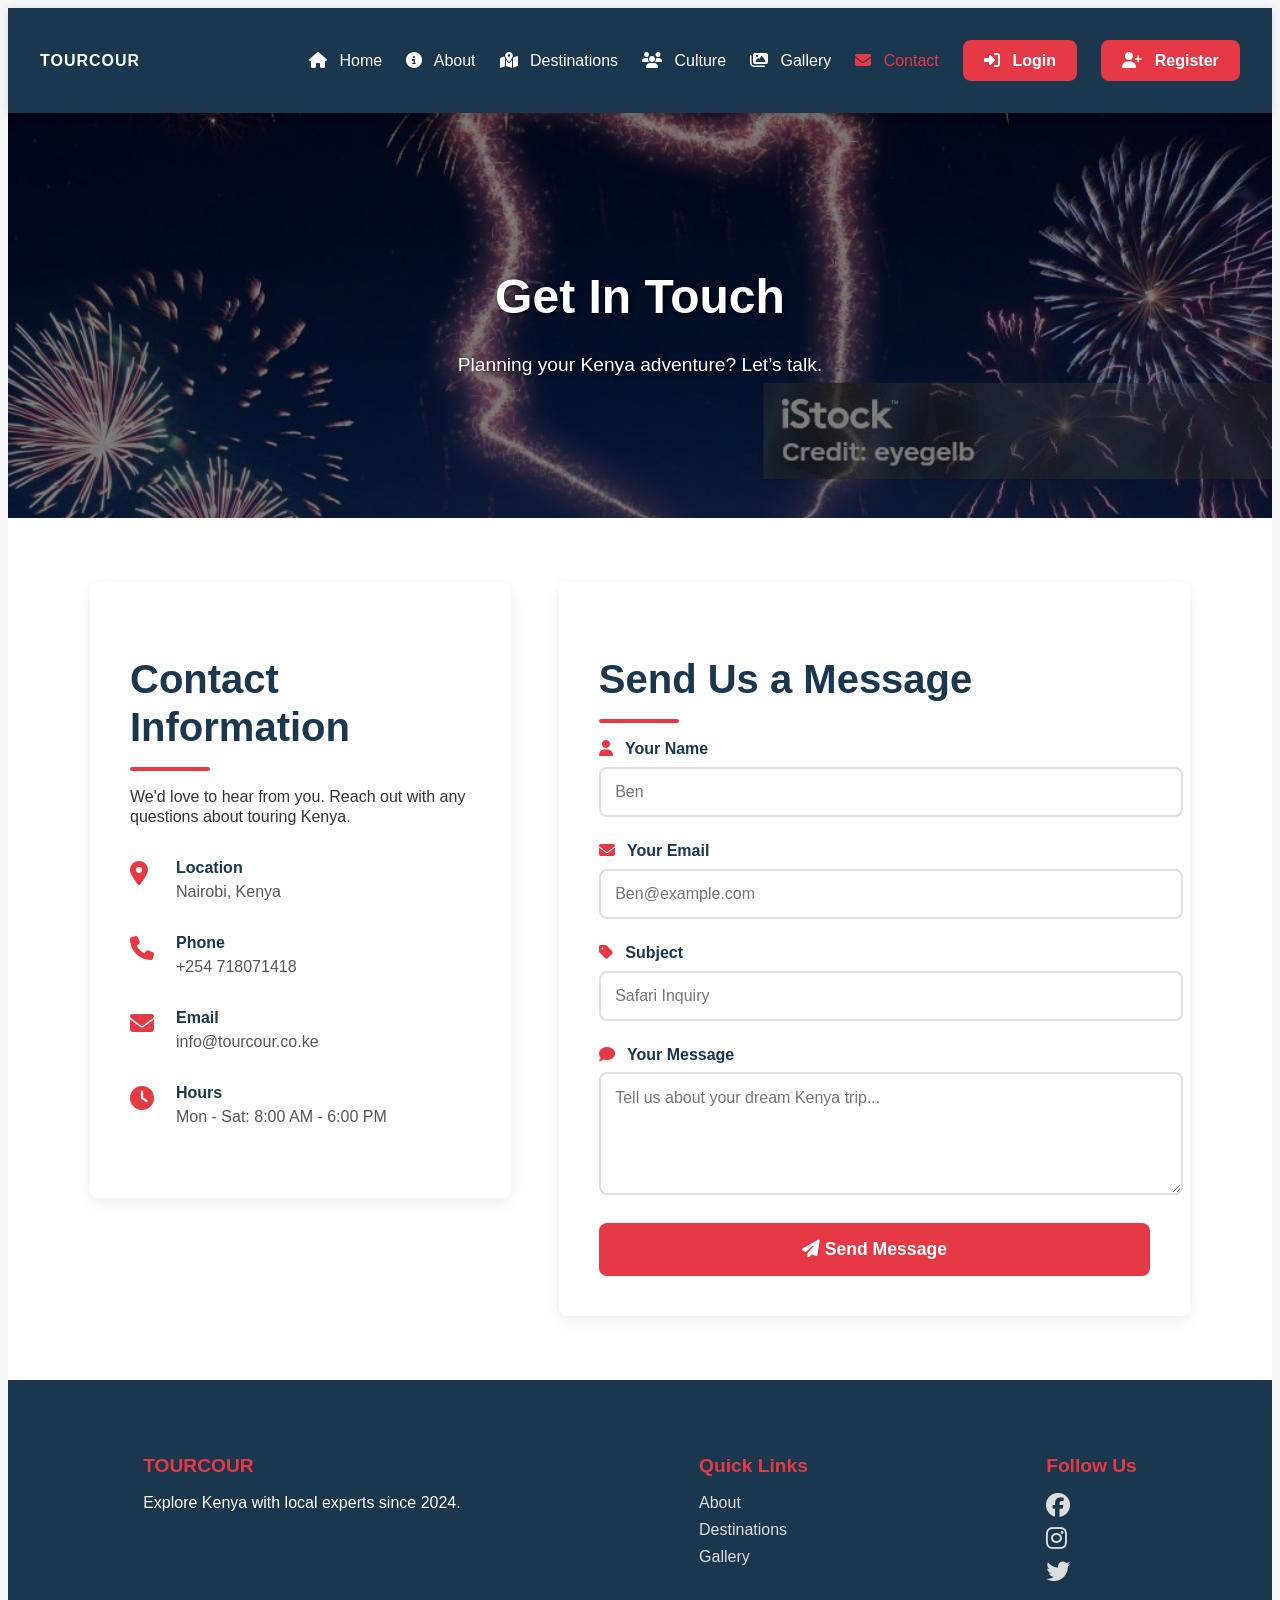
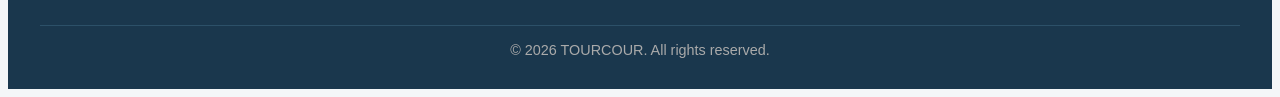
<file: Contact.html>
<!DOCTYPE html>
<html lang="en">
<head>
  <meta charset="UTF-8">
  <meta name="viewport" content="width=device-width, initial-scale=1.0">
  <title>Contact | TOURCOUR</title>
  <link rel="stylesheet" href="style.css">
  <link rel="stylesheet" href="https://cdnjs.cloudflare.com/ajax/libs/font-awesome/6.5.0/css/all.min.css">
  <script src="Script.js" defer></script>
</head>
<body>
<header>
<nav>
<div class="logo">TOURCOUR</div>
<ul>
<li><a href="index.html"><i class="fas fa-home"></i> Home</a></li>
<li><a href="about.html"><i class="fas fa-info-circle"></i> About</a></li>
<li><a href="destinations.html"><i class="fas fa-map-marked-alt"></i> Destinations</a></li>
<li><a href="culture.html"><i class="fas fa-users"></i> Culture</a></li>
<li><a href="gallery.html"><i class="fas fa-images"></i> Gallery</a></li>
<li><a href="contact.html" class="active"><i class="fas fa-envelope"></i> Contact</a></li>
<li><button class="btn login-button"><i class="fas fa-sign-in-alt"></i> Login</button></li>
<li><button class="btn register-button"><i class="fas fa-user-plus"></i> Register</button></li>
</ul>
</nav>
</header>

<main>
<div class="page-header" style="background-image: url('Images/Image 56.jpg');">
<h1>Get In Touch</h1>
<p>Planning your Kenya adventure? Let’s talk.</p>
</div>

<section class="contact">
<div class="contact-container">
<div class="contact-info">
<h2>Contact Information</h2>
<p>We'd love to hear from you. Reach out with any questions about touring Kenya.</p>         
<div class="info-item">
<i class="fas fa-map-marker-alt"></i>
<div>
<h4>Location</h4>
<p>Nairobi, Kenya</p>
</div>
</div>          
<div class="info-item">
<i class="fas fa-phone"></i>
<div>
<h4>Phone</h4>
<p>+254 718071418</p>
</div>
</div>
<div class="info-item">
<i class="fas fa-envelope"></i>
<div>
<h4>Email</h4>
<p>info@tourcour.co.ke</p>
</div>
</div>
<div class="info-item">
<i class="fas fa-clock"></i>
<div>
<h4>Hours</h4>
<p>Mon - Sat: 8:00 AM - 6:00 PM</p>
</div>
</div>
</div>

<div class="contact-form-wrapper">
<h2>Send Us a Message</h2>
<form id="contactForm">
<div class="form-group">
<label for="name"><i class="fas fa-user"></i> Your Name</label>
<input type="text" id="name" name="name" placeholder="Ben" required>
</div>           
<div class="form-group">
<label for="email"><i class="fas fa-envelope"></i> Your Email</label>
<input type="email" id="email" name="email" placeholder="Ben@example.com" required>
</div>
<div class="form-group">
<label for="subject"><i class="fas fa-tag"></i> Subject</label>
<input type="text" id="subject" name="subject" placeholder="Safari Inquiry" required>
</div>           
<div class="form-group">
<label for="message"><i class="fas fa-comment"></i> Your Message</label>
<textarea id="message" name="message" placeholder="Tell us about your dream Kenya trip..." rows="5" required></textarea>
</div>
<button type="submit" class="btn"><i class="fas fa-paper-plane"></i> Send Message</button>
</form>
</div>
</div>
</section>
</main>
  <footer>
<div class="footer-content">
<div class="footer-section">
<h4>TOURCOUR</h4>
<p>Explore Kenya with local experts since 2024.</p>
</div>
<div class="footer-section">
<h4>Quick Links</h4>
<a href="about.html">About</a>
<a href="destinations.html">Destinations</a>
<a href="gallery.html">Gallery</a>
</div>
<div class="footer-section">
<h4>Follow Us</h4>
<a href="#"><i class="fab fa-facebook"></i></a>
<a href="#"><i class="fab fa-instagram"></i></a>
<a href="#"><i class="fab fa-twitter"></i></a>
</div>
</div>
<p class="copyright">&copy; 2026 TOURCOUR. All rights reserved.</p>
  </footer>
<div class="modal login-modal" id="loginModal">
<div class="modal-content">
      <span class="close">&times;</span>
      <h2><i class="fas fa-sign-in-alt"></i> Login</h2>
      <form id="loginForm">
        <div class="form-group">
          <input type="email" placeholder="Email" required>
        </div>
        <div class="form-group">
          <input type="password" placeholder="Password" required>
        </div>
        <button type="submit" class="btn">Login</button>
      </form>
    </div>
  </div>

  <!-- Register Modal -->
  <div class="modal register-modal" id="registerModal">
    <div class="modal-content">
      <span class="close">&times;</span>
      <h2><i class="fas fa-user-plus"></i> Register</h2>
      <form id="registerForm">
        <div class="form-group">
          <input type="text" placeholder="Full Name" required>
        </div>
        <div class="form-group">
          <input type="email" placeholder="Email" required>
        </div>
        <div class="form-group">
          <input type="password" placeholder="Password" required>
        </div>
        <button type="submit" class="btn">Create Account</button>
      </form>
    </div>
  </div>

</body>
</html>
</file>
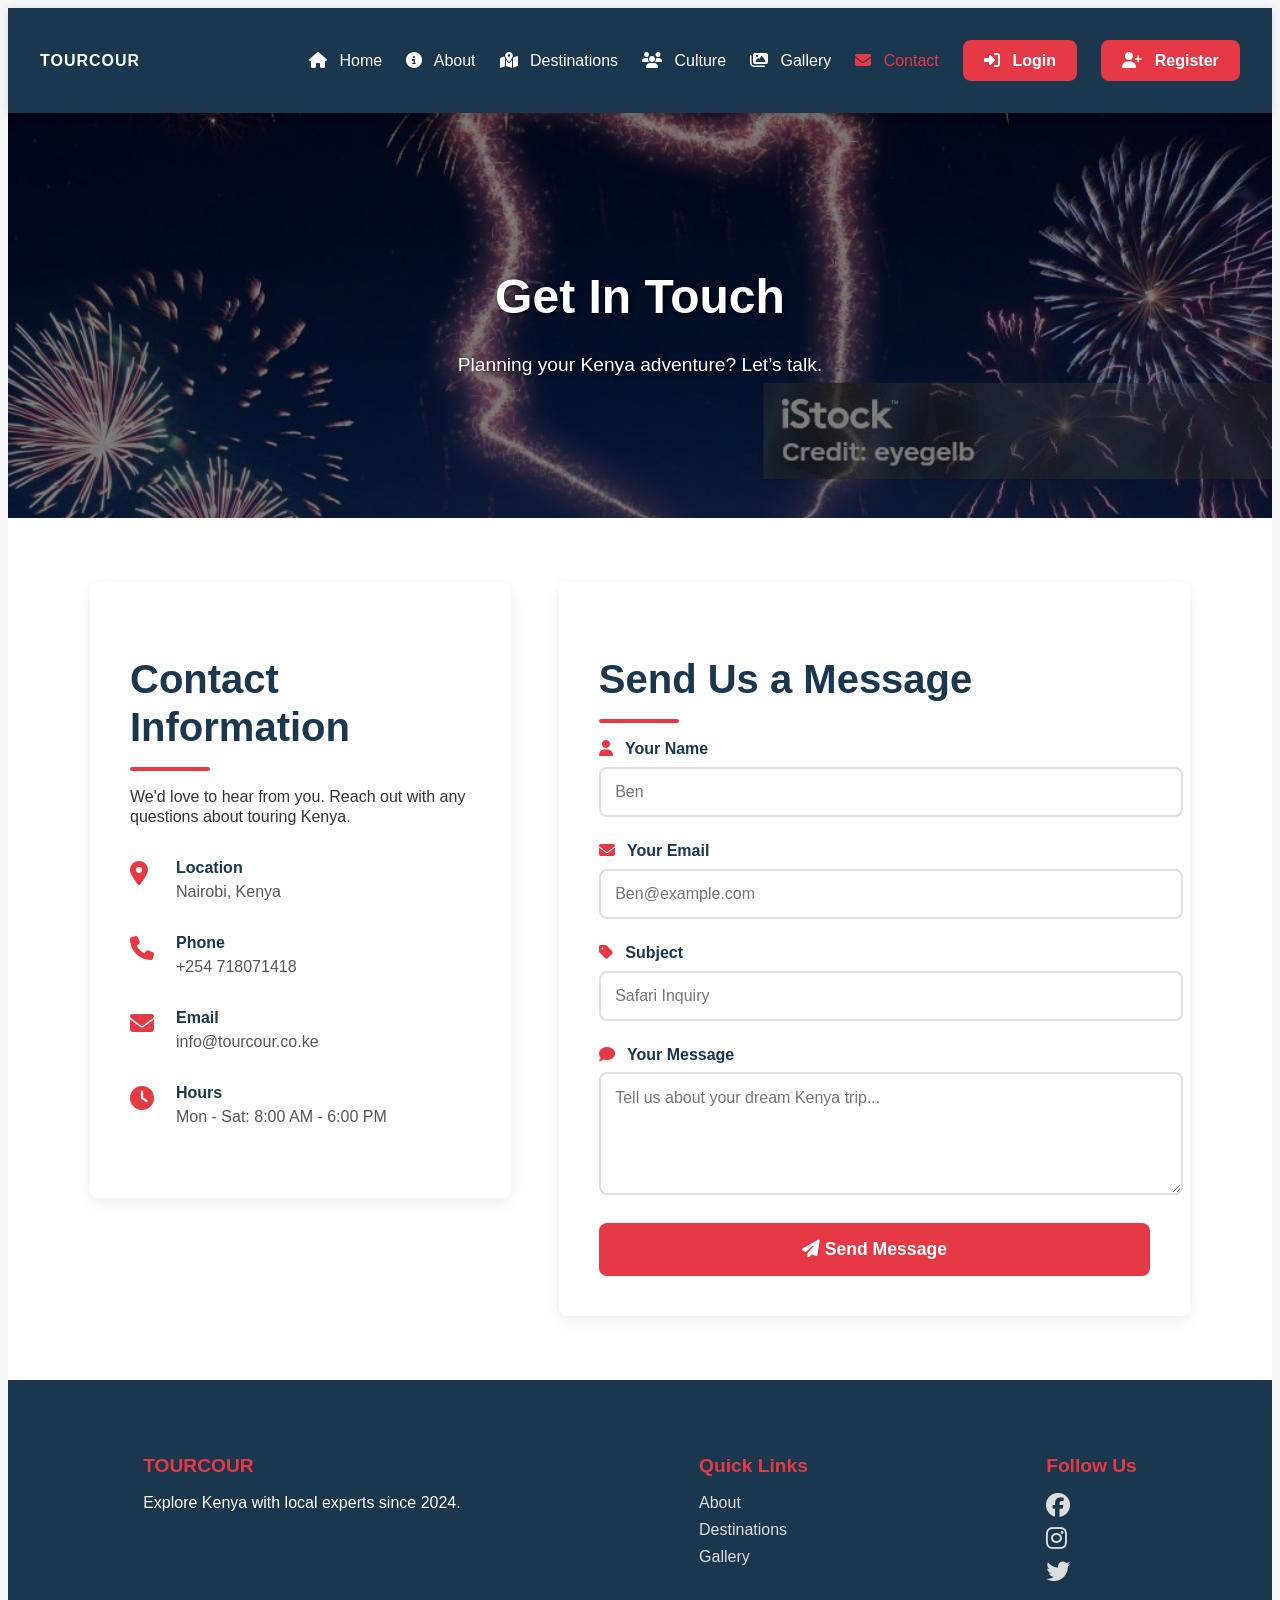
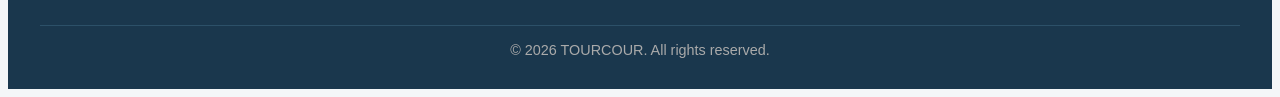
<file: contact.html>
<!DOCTYPE html>
<html lang="en">
<head>
  <meta charset="UTF-8">
  <meta name="viewport" content="width=device-width, initial-scale=1.0">
  <title>Contact | TOURCOUR</title>
  <link rel="stylesheet" href="style.css">
  <link rel="stylesheet" href="https://cdnjs.cloudflare.com/ajax/libs/font-awesome/6.5.0/css/all.min.css">
  <script src="Script.js" defer></script>
</head>
<body>
<header>
<nav>
<div class="logo">TOURCOUR</div>
<ul>
<li><a href="index.html"><i class="fas fa-home"></i> Home</a></li>
<li><a href="about.html"><i class="fas fa-info-circle"></i> About</a></li>
<li><a href="destinations.html"><i class="fas fa-map-marked-alt"></i> Destinations</a></li>
<li><a href="culture.html"><i class="fas fa-users"></i> Culture</a></li>
<li><a href="gallery.html"><i class="fas fa-images"></i> Gallery</a></li>
<li><a href="contact.html" class="active"><i class="fas fa-envelope"></i> Contact</a></li>
<li><button class="btn login-button"><i class="fas fa-sign-in-alt"></i> Login</button></li>
<li><button class="btn register-button"><i class="fas fa-user-plus"></i> Register</button></li>
</ul>
</nav>
</header>

<main>
<div class="page-header" style="background-image: url('Images/Image 56.jpg');">
<h1>Get In Touch</h1>
<p>Planning your Kenya adventure? Let’s talk.</p>
</div>

<section class="contact">
<div class="contact-container">
<div class="contact-info">
<h2>Contact Information</h2>
<p>We'd love to hear from you. Reach out with any questions about touring Kenya.</p>         
<div class="info-item">
<i class="fas fa-map-marker-alt"></i>
<div>
<h4>Location</h4>
<p>Nairobi, Kenya</p>
</div>
</div>          
<div class="info-item">
<i class="fas fa-phone"></i>
<div>
<h4>Phone</h4>
<p>+254 718071418</p>
</div>
</div>
<div class="info-item">
<i class="fas fa-envelope"></i>
<div>
<h4>Email</h4>
<p>info@tourcour.co.ke</p>
</div>
</div>
<div class="info-item">
<i class="fas fa-clock"></i>
<div>
<h4>Hours</h4>
<p>Mon - Sat: 8:00 AM - 6:00 PM</p>
</div>
</div>
</div>

<div class="contact-form-wrapper">
<h2>Send Us a Message</h2>
<form id="contactForm">
<div class="form-group">
<label for="name"><i class="fas fa-user"></i> Your Name</label>
<input type="text" id="name" name="name" placeholder="Ben" required>
</div>           
<div class="form-group">
<label for="email"><i class="fas fa-envelope"></i> Your Email</label>
<input type="email" id="email" name="email" placeholder="Ben@example.com" required>
</div>
<div class="form-group">
<label for="subject"><i class="fas fa-tag"></i> Subject</label>
<input type="text" id="subject" name="subject" placeholder="Safari Inquiry" required>
</div>           
<div class="form-group">
<label for="message"><i class="fas fa-comment"></i> Your Message</label>
<textarea id="message" name="message" placeholder="Tell us about your dream Kenya trip..." rows="5" required></textarea>
</div>
<button type="submit" class="btn"><i class="fas fa-paper-plane"></i> Send Message</button>
</form>
</div>
</div>
</section>
</main>
  <footer>
<div class="footer-content">
<div class="footer-section">
<h4>TOURCOUR</h4>
<p>Explore Kenya with local experts since 2024.</p>
</div>
<div class="footer-section">
<h4>Quick Links</h4>
<a href="about.html">About</a>
<a href="destinations.html">Destinations</a>
<a href="gallery.html">Gallery</a>
</div>
<div class="footer-section">
<h4>Follow Us</h4>
<a href="#"><i class="fab fa-facebook"></i></a>
<a href="#"><i class="fab fa-instagram"></i></a>
<a href="#"><i class="fab fa-twitter"></i></a>
</div>
</div>
<p class="copyright">&copy; 2026 TOURCOUR. All rights reserved.</p>
  </footer>
<div class="modal login-modal" id="loginModal">
<div class="modal-content">
      <span class="close">&times;</span>
      <h2><i class="fas fa-sign-in-alt"></i> Login</h2>
      <form id="loginForm">
        <div class="form-group">
          <input type="email" placeholder="Email" required>
        </div>
        <div class="form-group">
          <input type="password" placeholder="Password" required>
        </div>
        <button type="submit" class="btn">Login</button>
      </form>
    </div>
  </div>

  <!-- Register Modal -->
  <div class="modal register-modal" id="registerModal">
    <div class="modal-content">
      <span class="close">&times;</span>
      <h2><i class="fas fa-user-plus"></i> Register</h2>
      <form id="registerForm">
        <div class="form-group">
          <input type="text" placeholder="Full Name" required>
        </div>
        <div class="form-group">
          <input type="email" placeholder="Email" required>
        </div>
        <div class="form-group">
          <input type="password" placeholder="Password" required>
        </div>
        <button type="submit" class="btn">Create Account</button>
      </form>
    </div>
  </div>

</body>
</html>
</file>
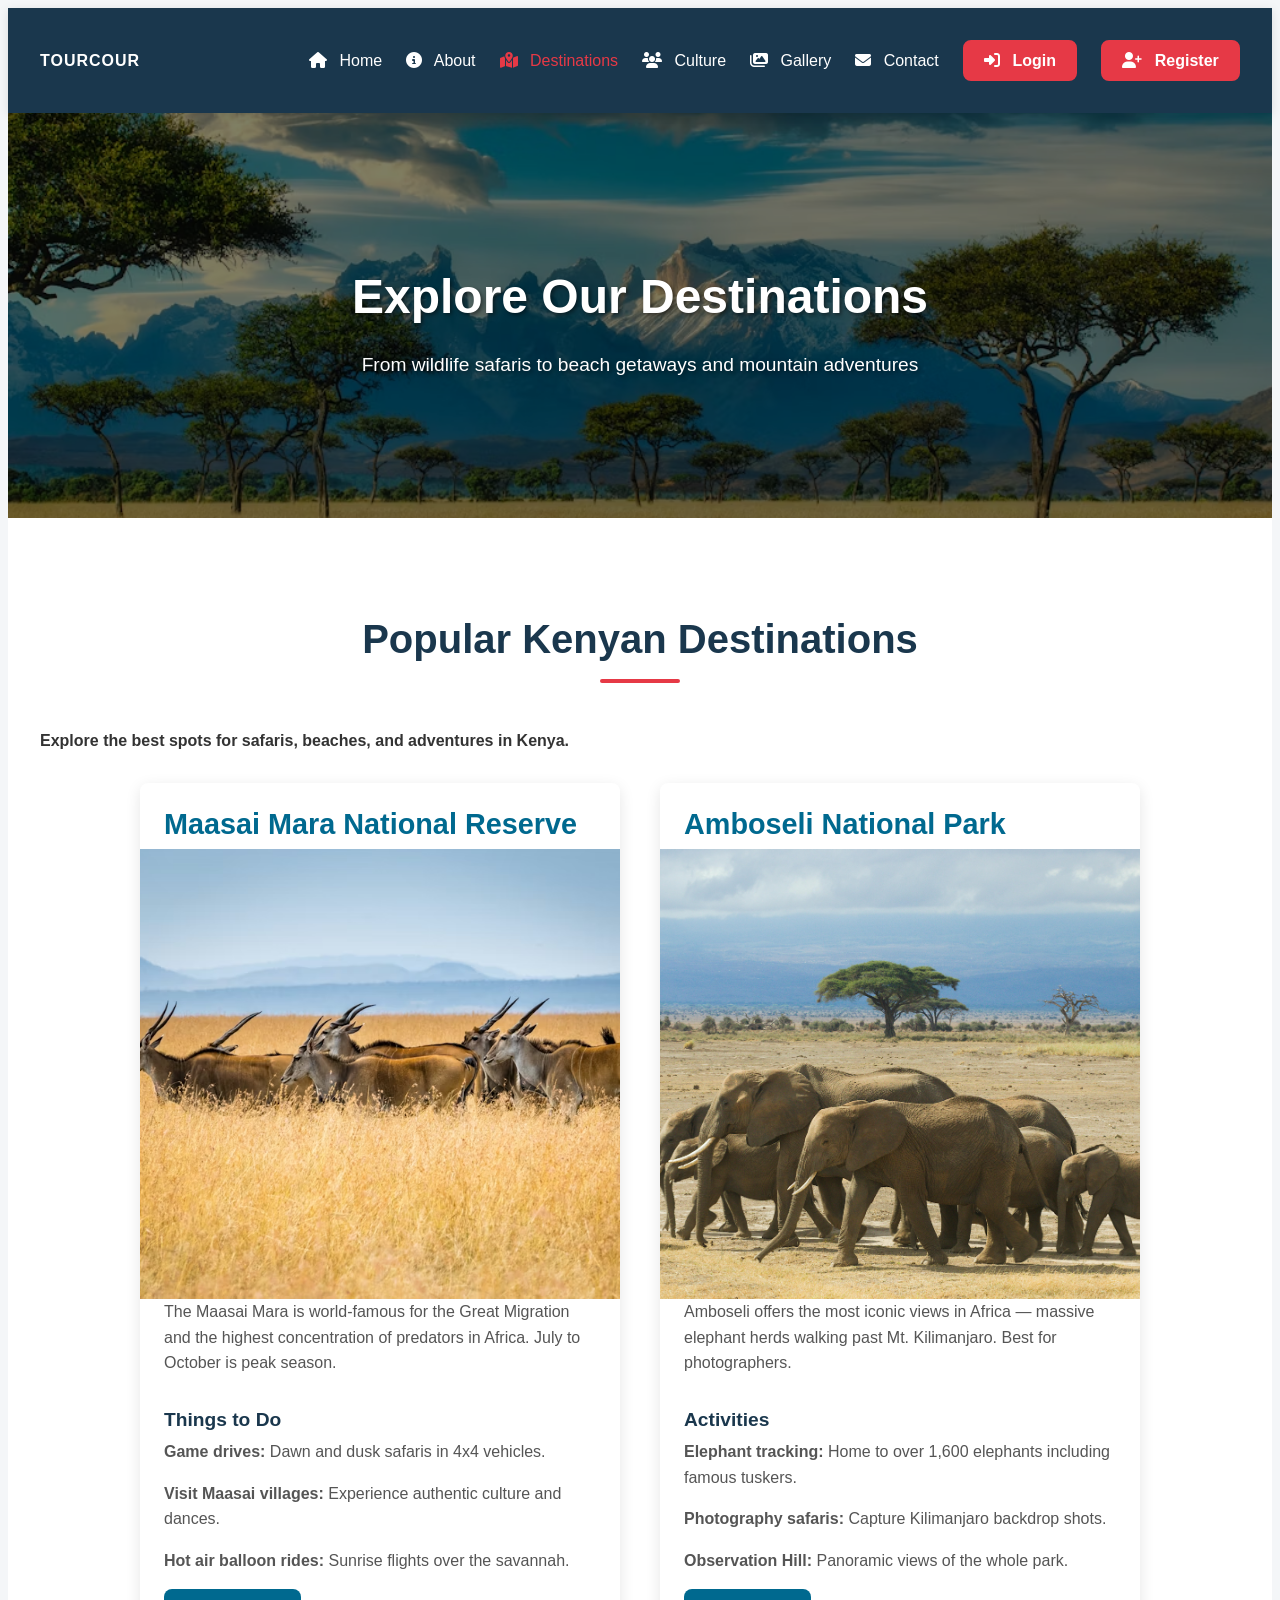
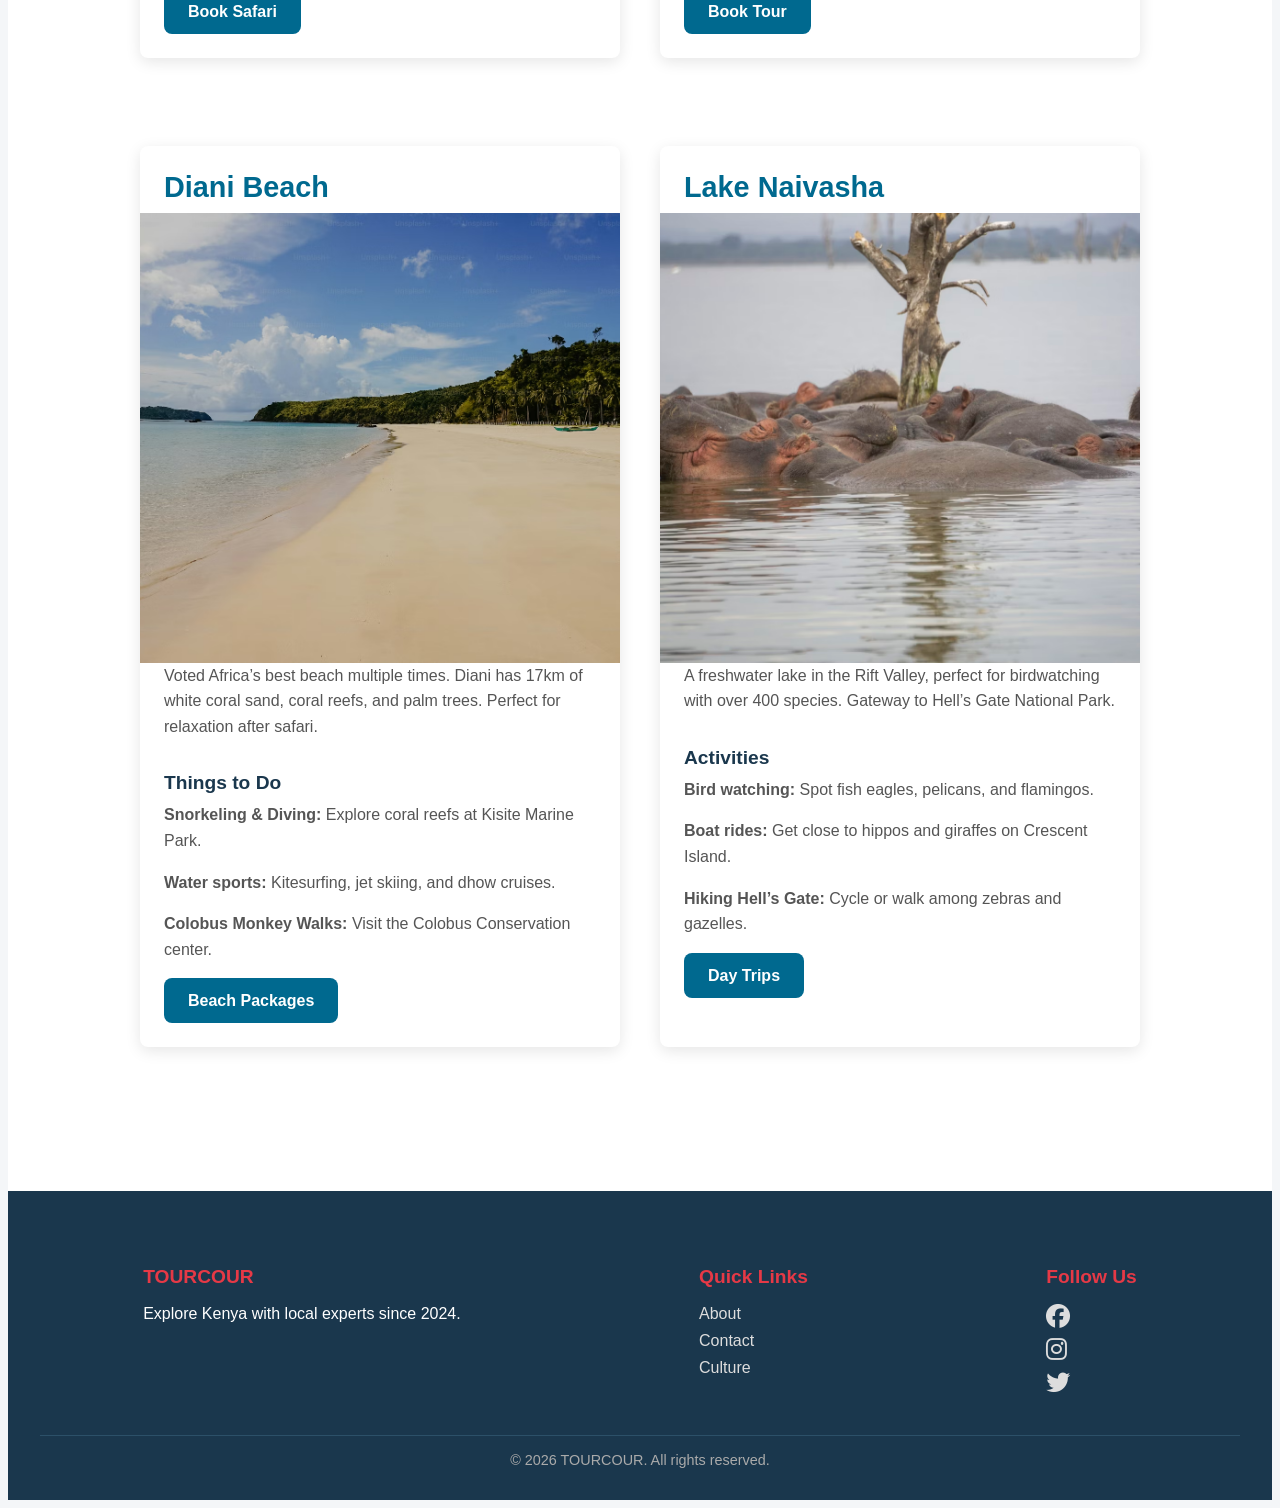
<file: Destinations.html>
<!DOCTYPE html>
<html lang="en">
<head>
  <meta charset="UTF-8">
  <meta name="viewport" content="width=device-width, initial-scale=1.0">
  <title>Destinations | TOURCOUR</title>
  <link rel="stylesheet" href="style.css">
  <link rel="stylesheet" href="https://cdnjs.cloudflare.com/ajax/libs/font-awesome/6.5.0/css/all.min.css">
</head>
<body>
  <header>
    <nav>
      <div class="logo">TOURCOUR</div>
      <ul>
        <li><a href="index.html"><i class="fas fa-home"></i> Home</a></li>
        <li><a href="about.html"><i class="fas fa-info-circle"></i> About</a></li>
        <li><a href="destinations.html" class="active"><i class="fas fa-map-marked-alt"></i> Destinations</a></li>
        <li><a href="culture.html"><i class="fas fa-users"></i> Culture</a></li>
        <li><a href="gallery.html"><i class="fas fa-images"></i> Gallery</a></li>
        <li><a href="contact.html"><i class="fas fa-envelope"></i> Contact</a></li>
        <li><button class="btn login-button"><i class="fas fa-sign-in-alt"></i> Login</button></li>
        <li><button class="btn register-button"><i class="fas fa-user-plus"></i> Register</button></li>
      </ul>
    </nav>
  </header>
  <main>
    <div class="page-header" style="background-image: url('Images/Image 73d.jpg');">
      <h1>Explore Our Destinations</h1>
      <p>From wildlife safaris to beach getaways and mountain adventures</p>
    </div>

    <section class="destinations">
      <h2>Popular Kenyan Destinations</h2>
      <p><b>Explore the best spots for safaris, beaches, and adventures in Kenya.</b></p>
      
      <ul class="list-style">
        <li>
          <h3>Maasai Mara National Reserve</h3>
          <img src="Images/Image 69.jpg" alt="Maasai Mara landscape with wildlife">
          <p>The Maasai Mara is world-famous for the Great Migration and the highest concentration of predators in Africa. July to October is peak season.</p>
          <h4>Things to Do</h4>
          <p><strong>Game drives:</strong> Dawn and dusk safaris in 4x4 vehicles.</p>
          <p><strong>Visit Maasai villages:</strong> Experience authentic culture and dances.</p>
          <p><strong>Hot air balloon rides:</strong> Sunrise flights over the savannah.</p>
          <a href="#" class="btn">Book Safari</a>
        </li>

        <li>
          <h3>Amboseli National Park</h3>
          <img src="Images/Image 3.jpg" alt="Elephants with Mount Kilimanjaro">
          <p>Amboseli offers the most iconic views in Africa — massive elephant herds walking past Mt. Kilimanjaro. Best for photographers.</p>
          <h4>Activities</h4>
          <p><strong>Elephant tracking:</strong> Home to over 1,600 elephants including famous tuskers.</p>
          <p><strong>Photography safaris:</strong> Capture Kilimanjaro backdrop shots.</p>
          <p><strong>Observation Hill:</strong> Panoramic views of the whole park.</p>
          <a href="#" class="btn">Book Tour</a>
        </li>

        <li>
          <h3>Diani Beach</h3>
          <img src="Images/Image 24b.jpg" alt="Diani beach sunset with white sand">
          <p>Voted Africa’s best beach multiple times. Diani has 17km of white coral sand, coral reefs, and palm trees. Perfect for relaxation after safari.</p>
          <h4>Things to Do</h4>
          <p><strong>Snorkeling & Diving:</strong> Explore coral reefs at Kisite Marine Park.</p>
          <p><strong>Water sports:</strong> Kitesurfing, jet skiing, and dhow cruises.</p>
          <p><strong>Colobus Monkey Walks:</strong> Visit the Colobus Conservation center.</p>
          <a href="#" class="btn">Beach Packages</a>
        </li>

        <li>
          <h3>Lake Naivasha</h3>
          <img src="Images/Image 68.jpg" alt="Lake Naivasha with hippos">
          <p>A freshwater lake in the Rift Valley, perfect for birdwatching with over 400 species. Gateway to Hell’s Gate National Park.</p>
          <h4>Activities</h4>
          <p><strong>Bird watching:</strong> Spot fish eagles, pelicans, and flamingos.</p>
          <p><strong>Boat rides:</strong> Get close to hippos and giraffes on Crescent Island.</p>
          <p><strong>Hiking Hell’s Gate:</strong> Cycle or walk among zebras and gazelles.</p>
          <a href="#" class="btn">Day Trips</a>
        </li>
      </ul>
    </section>
  </main>
  <footer>
    <div class="footer-content">
      <div class="footer-section">
        <h4>TOURCOUR</h4>
        <p>Explore Kenya with local experts since 2024.</p>
      </div>
      <div class="footer-section">
        <h4>Quick Links</h4>
        <a href="about.html">About</a>
        <a href="contact.html">Contact</a>
        <a href="culture.html">Culture</a>
      </div>
      <div class="footer-section">
        <h4>Follow Us</h4>
        <a href="#"><i class="fab fa-facebook"></i></a>
        <a href="#"><i class="fab fa-instagram"></i></a>
        <a href="#"><i class="fab fa-twitter"></i></a>
      </div>
    </div>
    <p class="copyright">&copy; 2026 TOURCOUR. All rights reserved.</p>
  </footer>
</body>
</html>
</file>
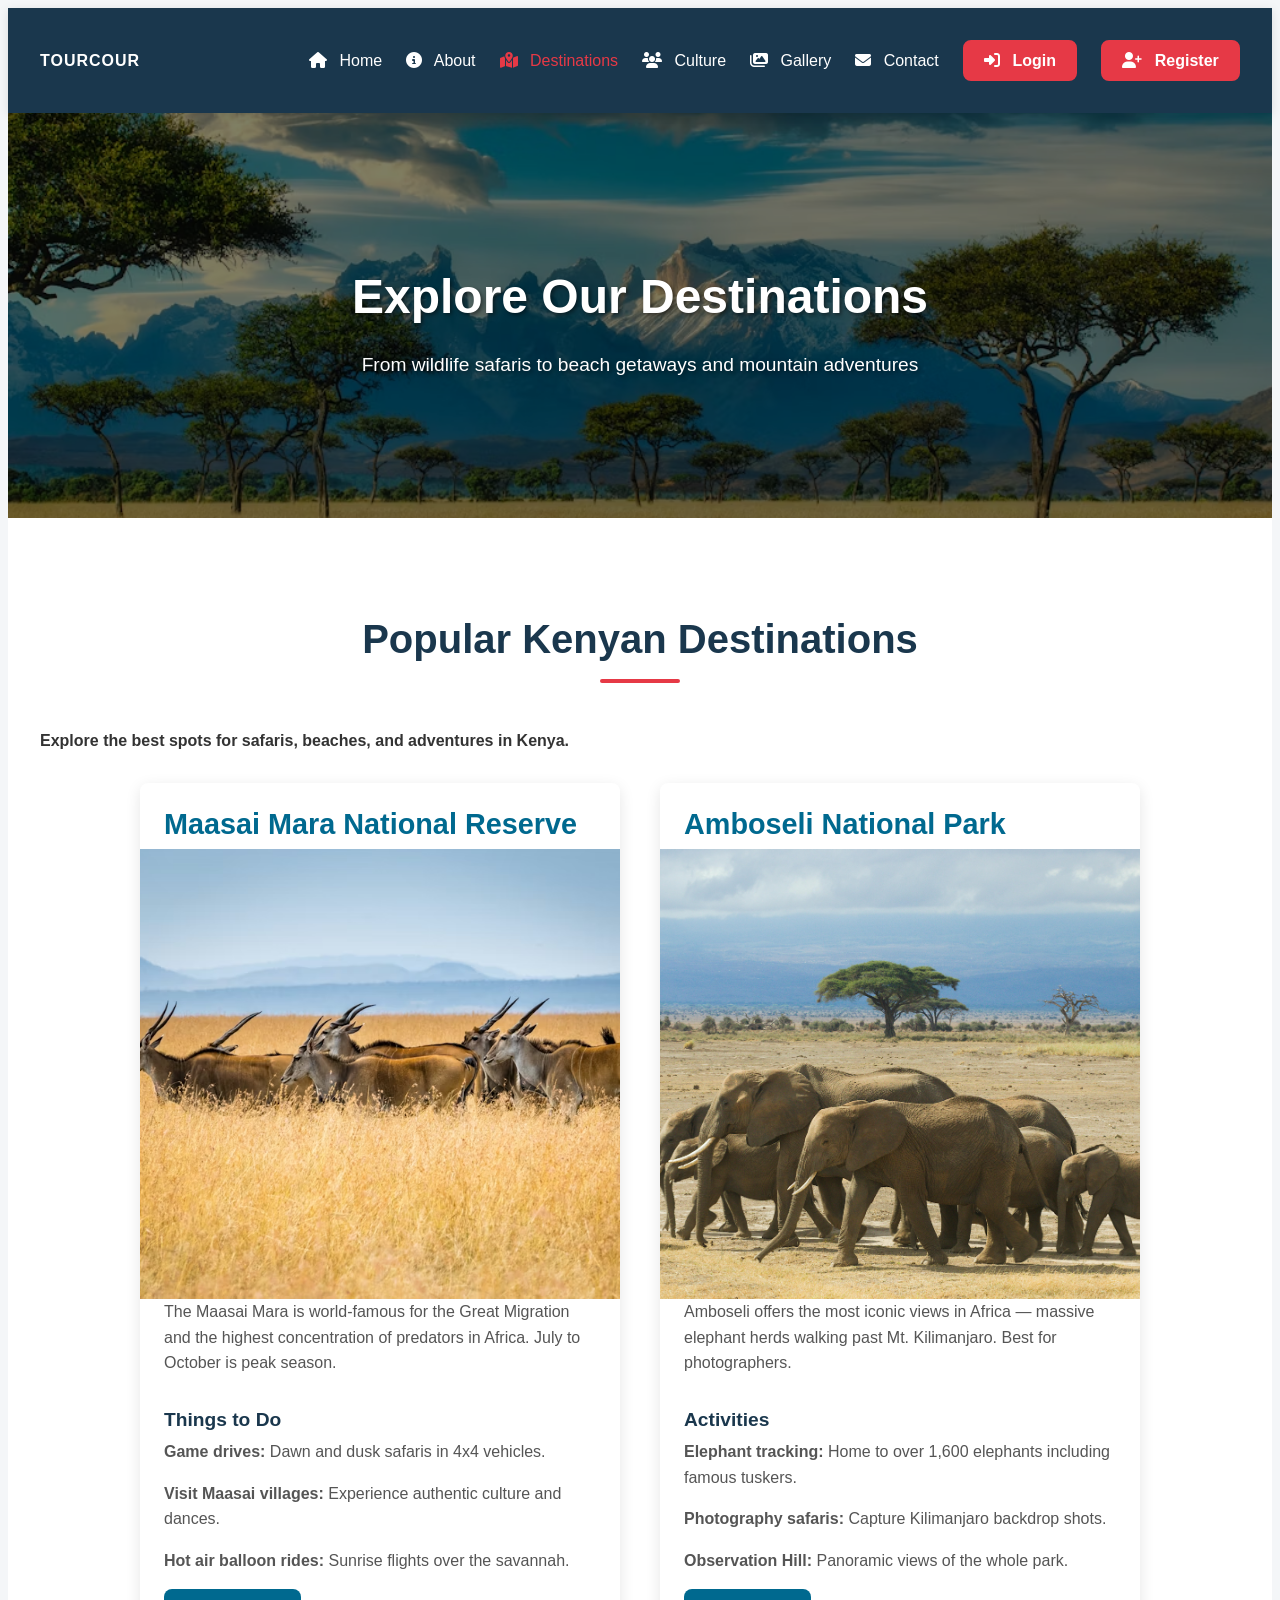
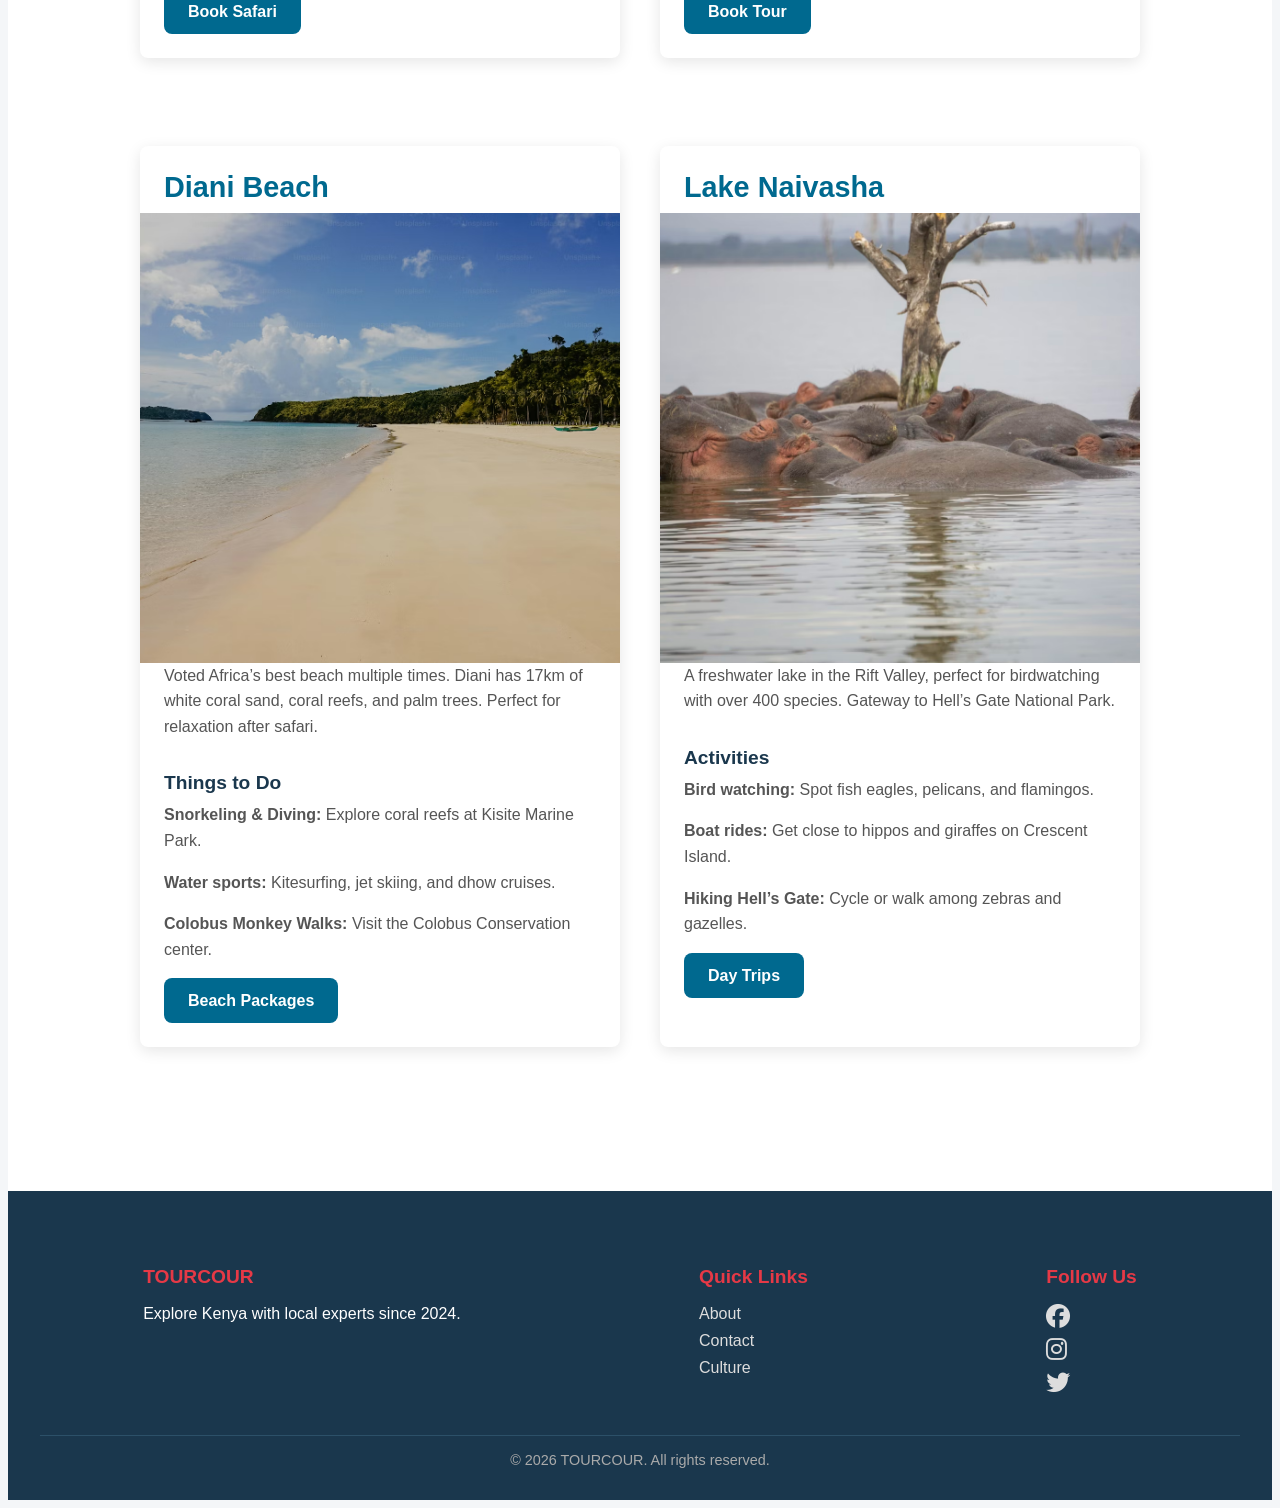
<file: destinations.html>
<!DOCTYPE html>
<html lang="en">
<head>
  <meta charset="UTF-8">
  <meta name="viewport" content="width=device-width, initial-scale=1.0">
  <title>Destinations | TOURCOUR</title>
  <link rel="stylesheet" href="style.css">
  <link rel="stylesheet" href="https://cdnjs.cloudflare.com/ajax/libs/font-awesome/6.5.0/css/all.min.css">
</head>
<body>
  <header>
    <nav>
      <div class="logo">TOURCOUR</div>
      <ul>
        <li><a href="index.html"><i class="fas fa-home"></i> Home</a></li>
        <li><a href="about.html"><i class="fas fa-info-circle"></i> About</a></li>
        <li><a href="destinations.html" class="active"><i class="fas fa-map-marked-alt"></i> Destinations</a></li>
        <li><a href="culture.html"><i class="fas fa-users"></i> Culture</a></li>
        <li><a href="gallery.html"><i class="fas fa-images"></i> Gallery</a></li>
        <li><a href="contact.html"><i class="fas fa-envelope"></i> Contact</a></li>
        <li><button class="btn login-button"><i class="fas fa-sign-in-alt"></i> Login</button></li>
        <li><button class="btn register-button"><i class="fas fa-user-plus"></i> Register</button></li>
      </ul>
    </nav>
  </header>
  <main>
    <div class="page-header" style="background-image: url('Images/Image 73d.jpg');">
      <h1>Explore Our Destinations</h1>
      <p>From wildlife safaris to beach getaways and mountain adventures</p>
    </div>

    <section class="destinations">
      <h2>Popular Kenyan Destinations</h2>
      <p><b>Explore the best spots for safaris, beaches, and adventures in Kenya.</b></p>
      
      <ul class="list-style">
        <li>
          <h3>Maasai Mara National Reserve</h3>
          <img src="Images/Image 69.jpg" alt="Maasai Mara landscape with wildlife">
          <p>The Maasai Mara is world-famous for the Great Migration and the highest concentration of predators in Africa. July to October is peak season.</p>
          <h4>Things to Do</h4>
          <p><strong>Game drives:</strong> Dawn and dusk safaris in 4x4 vehicles.</p>
          <p><strong>Visit Maasai villages:</strong> Experience authentic culture and dances.</p>
          <p><strong>Hot air balloon rides:</strong> Sunrise flights over the savannah.</p>
          <a href="#" class="btn">Book Safari</a>
        </li>

        <li>
          <h3>Amboseli National Park</h3>
          <img src="Images/Image 3.jpg" alt="Elephants with Mount Kilimanjaro">
          <p>Amboseli offers the most iconic views in Africa — massive elephant herds walking past Mt. Kilimanjaro. Best for photographers.</p>
          <h4>Activities</h4>
          <p><strong>Elephant tracking:</strong> Home to over 1,600 elephants including famous tuskers.</p>
          <p><strong>Photography safaris:</strong> Capture Kilimanjaro backdrop shots.</p>
          <p><strong>Observation Hill:</strong> Panoramic views of the whole park.</p>
          <a href="#" class="btn">Book Tour</a>
        </li>

        <li>
          <h3>Diani Beach</h3>
          <img src="Images/Image 24b.jpg" alt="Diani beach sunset with white sand">
          <p>Voted Africa’s best beach multiple times. Diani has 17km of white coral sand, coral reefs, and palm trees. Perfect for relaxation after safari.</p>
          <h4>Things to Do</h4>
          <p><strong>Snorkeling & Diving:</strong> Explore coral reefs at Kisite Marine Park.</p>
          <p><strong>Water sports:</strong> Kitesurfing, jet skiing, and dhow cruises.</p>
          <p><strong>Colobus Monkey Walks:</strong> Visit the Colobus Conservation center.</p>
          <a href="#" class="btn">Beach Packages</a>
        </li>

        <li>
          <h3>Lake Naivasha</h3>
          <img src="Images/Image 68.jpg" alt="Lake Naivasha with hippos">
          <p>A freshwater lake in the Rift Valley, perfect for birdwatching with over 400 species. Gateway to Hell’s Gate National Park.</p>
          <h4>Activities</h4>
          <p><strong>Bird watching:</strong> Spot fish eagles, pelicans, and flamingos.</p>
          <p><strong>Boat rides:</strong> Get close to hippos and giraffes on Crescent Island.</p>
          <p><strong>Hiking Hell’s Gate:</strong> Cycle or walk among zebras and gazelles.</p>
          <a href="#" class="btn">Day Trips</a>
        </li>
      </ul>
    </section>
  </main>
  <footer>
    <div class="footer-content">
      <div class="footer-section">
        <h4>TOURCOUR</h4>
        <p>Explore Kenya with local experts since 2024.</p>
      </div>
      <div class="footer-section">
        <h4>Quick Links</h4>
        <a href="about.html">About</a>
        <a href="contact.html">Contact</a>
        <a href="culture.html">Culture</a>
      </div>
      <div class="footer-section">
        <h4>Follow Us</h4>
        <a href="#"><i class="fab fa-facebook"></i></a>
        <a href="#"><i class="fab fa-instagram"></i></a>
        <a href="#"><i class="fab fa-twitter"></i></a>
      </div>
    </div>
    <p class="copyright">&copy; 2026 TOURCOUR. All rights reserved.</p>
  </footer>
</body>
</html>
</file>
<file: style.css>
{
  box-sizing: border-box;
  margin: 0;
  padding: 0;
}

body {
  font-family: 'Segoe UI', Tahoma, Geneva, Verdana, sans-serif;
  background-color: #f4f6f8;
  color: #333;
  line-height: 1.2;
}

a {
  text-decoration: none;
  color: inherit;
  transition: all 0.3s ease;
}

img {
  max-width: 100%;
  display: block;
}


header {
  background: #1A374D;
  color: #fff;
  padding: 1rem 2rem;
  position: sticky;
  top: 0;
  z-index: 100;
  box-shadow: 0 2px 10px rgba(0,0,0,0.1);
}

header nav {
  display: flex;
  justify-content: space-between;
  align-items: center;
  max-width: 1400px;
  margin: 0 auto;
}

.logo img {
  height: 50px;
  width: auto;
}

.logo {
  color: #fff;
  font-size: 1.0rem;
  font-weight: bold;
  letter-spacing: 1px;
}

header nav ul {
  list-style: none;
  display: flex;
  align-items: center;
  gap: 1.5rem;
}

header nav a {
  color: #fff;
  text-decoration: none;
  transition: color 0.3s ease;
  font-weight: 500;
  padding: 0.5rem 0;
}

header nav a:hover,
nav a.active {
  color: #e63946;
}

nav a i, nav button i {
  margin-right: 0.5rem;
}

.btn {
  background: #00698f;
  color: #fff;
  border: none;
  padding: 0.8rem 1.5rem;
  font-size: 1rem;
  cursor: pointer;
  border-radius: 0.5rem;
  transition: all 0.3s ease;
  display: inline-block;
  font-weight: 600;
  text-align: center;
}

.btn:hover {
  background: #005d7f;
  transform: translateY(-2px);
  box-shadow: 0 5px 15px rgba(0,0,0,0.2);
}

/* Login & Register Buttons - NOT WHITE ANYMORE */
.login-button, .register-button {
  background: #e63946;
  border: 2px solid #e63946;
  color: #fff;
  padding: 0.6rem 1.2rem;
}

.login-button:hover, .register-button:hover {
  background: #b30000;
  border-color: #b30000;
  color: #fff;
}

.hero {
  position: relative;
  height: 70vh;
  overflow: hidden;
}

.hero img {
  width: 100%;
  height: 100%;
  object-fit: cover;
  filter: brightness(0.7);
}

.hero-text {
  position: absolute;
  top: 50%;
  left: 50%;
  transform: translate(-50%, -50%);
  text-align: center;
  color: white;
  width: 90%;
  max-width: 800px;
}

.hero-text h1 {
  font-size: 3.5rem;
  margin-bottom: 1rem;
  text-shadow: 2px 2px 4px rgba(0,0,0,0.5);
}

.hero-text p {
  font-size: 1.3rem;
  margin-bottom: 2rem;
  text-shadow: 1px 1px 3px rgba(0,0,0,0.5);
}

.hero .btn {
  background: #e63946;
  padding: 1rem 2.5rem;
  font-size: 1.1rem;
}

.hero .btn:hover {
  background: #b30000;
}

.page-header {
  height: 45vh;
  background-size: cover;
  background-position: center;
  display: flex;
  flex-direction: column;
  justify-content: center;
  align-items: center;
  text-align: center;
  color: white;
  position: relative;
}

.page-header::before {
  content: '';
  position: absolute;
  top: 0;
  left: 0;
  width: 100%;
  height: 100%;
  background: rgba(0,0,0,0.5);
}

.page-header h1, .page-header p {
  position: relative;
  z-index: 1;
  text-shadow: 2px 2px 4px rgba(0,0,0,0.5);
}

.page-header h1 {
  font-size: 3rem;
  margin-bottom: 0.5rem;
}

.page-header p {
  font-size: 1.2rem;
  max-width: 600px;
}

section {
  padding: 4rem 2rem;
}

section:nth-child(even) {
  background-color: #fff;
}

h2 {
  text-align: center;
  font-size: 2.5rem;
  color: #1A374D;
  margin-bottom: 3rem;
  position: relative;
}

h2::after {
  content: '';
  width: 80px;
  height: 4px;
  background: #e63946;
  display: block;
  margin: 1rem auto 0;
  border-radius: 2px;
}

.list-style {
  list-style: none;
  padding: 0;
  max-width: 1000px;
  margin: 2rem auto;
  display: grid;
  grid-template-columns: repeat(auto-fit, minmax(350px, 1fr));
  gap: 2.5rem;
}

.list-style li {
  background: #fff;
  margin-bottom: 3rem;
  border-radius: 0.5rem;
  box-shadow: 0 4px 15px rgba(0,0,0,0.1);
  overflow: hidden;
  transition: transform 0.3s ease;
}

.list-style li:hover {
  transform: translateY(-5px);
  box-shadow: 0 8px 25px rgba(0,0,0,0.15);
}

.list-style h3 {
  padding: 1.5rem 1.5rem 0.5rem 1.5rem;
  margin: 0;
  color: #00698f;
  font-size: 1.8rem;
}

.list-style img {
  width: 100%;
  height: 450px;
  object-fit: cover;
 object-position: center;
  display: block;
}

.list-style p {
  padding: 0 1.5rem 1rem 1.5rem;
  color: #555;
  line-height: 1.6;
  margin: 0;
}

.list-style h4 {
  padding: 0 1.5rem;
  margin: 1rem 0 0.5rem 0;
  color: #1A374D;
  font-size: 1.2rem;
}

.list-style .btn {
  margin: 0 1.5rem 1.5rem 1.5rem;
  background: #00698f;
}

.list-style .btn:hover {
  background: #005d7f;
}


.highlights {
  padding: 4rem 2rem;
  background: #fff;
}

.highlight-carousel {
  max-width: 1200px;
  margin: 0 auto;
  position: relative;
  display: flex;
  align-items: center;
  gap: 1rem;
}

.highlight-track {
  display: flex;
  gap: 2rem;
  overflow-x: auto;
  scroll-behavior: smooth;
  scrollbar-width: none;
  -ms-overflow-style: none;
  padding: 1rem 0;
}

.highlight-track::-webkit-scrollbar {
  display: none;
}

.highlight {
  min-width: 300px;
  background: #fff;
  border-radius: 0.5rem;
  box-shadow: 0 4px 15px rgba(0,0,0,0.1);
  overflow: hidden;
  transition: transform 0.3s ease;
  flex-shrink: 0;
}

.highlight:hover {
  transform: translateY(-5px);
}

.highlight img {
  width: 100%;
  height: 220px;
  object-fit: cover;
  display: block;
}

.highlight h3 {
  padding: 1.2rem 1.2rem 0.5rem 1.2rem;
  margin: 0;
  color: #00698f;
  font-size: 1.4rem;
}

.highlight p {
  padding: 0 1.2rem 1.5rem 1.2rem;
  margin: 0;
  color: #555;
  line-height: 1.6;
}

.carousel-btn {
  background: #1A374D;
  color: white;
  border: none;
  width: 45px;
  height: 45px;
  border-radius: 50%;
  cursor: pointer;
  font-size: 1.2rem;
  transition: all 0.3s ease;
  flex-shrink: 0;
}

.carousel-btn:hover {
  background: #e63946;
  transform: scale(1.1);
}

.call-to-action {
  background: linear-gradient(rgba(26,55,77,0.9), rgba(26,55,77,0.9)), url('Images/Image 32');
  background-size: cover;
  background-position: center;
  color: white;
  text-align: center;
  padding: 5rem 2rem;
}

.call-to-action h2 {
  color: white;
  margin-bottom: 1rem;
}

.call-to-action h2::after {
  background: #e63946;
}

.call-to-action p {
  font-size: 1.2rem;
  margin-bottom: 2rem;
  color: #ddd;
}

.call-to-action .btn {
  background: #e63946;
  padding: 1rem 2.5rem;
  font-size: 1.1rem;
}

.call-to-action .btn:hover {
  background: #b30000;
}

.about-intro {
  text-align: center;
  max-width: 800px;
  margin: 0 auto 3rem auto;
}

.about-grid {
  display: grid;
  grid-template-columns: repeat(auto-fit, minmax(280px, 1fr));
  gap: 2rem;
  max-width: 1200px;
  margin: 0 auto 3rem auto;
}

.about-card {
  background: #fff;
  padding: 2.5rem 2rem;
  border-radius: 0.5rem;
  box-shadow: 0 4px 15px rgba(0,0,0,0.08);
  text-align: center;
  transition: transform 0.3s ease;
}

.about-card:hover {
  transform: translateY(-5px);
}

.about-icon {
  font-size: 3rem;
  color: #e63946;
  margin-bottom: 1.5rem;
  display: block;
}

.about-card h3 {
  color: #1A374D;
  font-size: 1.5rem;
  margin-bottom: 1rem;
}

.about-card p {
  color: #555;
  line-height: 1.7;
  text-align: left;
}

.about-card p strong {
  color: #00698f;
}

.about-cta {
  text-align: center;
  background: #1A374D;
  color: white;
  padding: 3rem 2rem;
  border-radius: 0.5rem;
  max-width: 800px;
  margin: 0 auto;
}

.about-cta h3 {
  font-size: 2rem;
  margin-bottom: 1rem;
  color: white;
}

.about-cta p {
  font-size: 1.1rem;
  margin-bottom: 2rem;
  color: #ddd;
}

.about-cta .btn {
  background: #e63946;
}

.about-cta .btn:hover {
  background: #b30000;
}

.gallery-container {
  max-width: 1200px;
  margin: 2rem auto;
  padding: 0 1rem;
  display: grid;
  grid-template-columns: repeat(auto-fit, minmax(350px, 1fr));
  gap: 2rem;
}

.gallery-item {
  background: #fff;
  border-radius: 0.5rem;
  box-shadow: 0 4px 15px rgba(0,0,0,0.1);
  overflow: hidden;
  transition: transform 0.3s ease;
}

.gallery-item:hover {
  transform: translateY(-5px);
}

.gallery-item img {
  width: 100%;
  height: 300px;
  object-fit: cover;
  display: block;
}

.gallery-text {
  padding: 1.5rem;
}

.gallery-text h3 {
  color: #00698f;
  font-size: 1.5rem;
  margin: 0 0 0.8rem 0;
}

.gallery-text p {
  color: #555;
  line-height: 1.6;
  margin: 0;
}

.contact-container {
  max-width: 1100px;
  margin: 0 auto;
  display: grid;
  grid-template-columns: 1fr 1.5fr;
  gap: 3rem;
  align-items: start;
}

.contact-info, .contact-form-wrapper {
  background: #fff;
  padding: 2.5rem;
  border-radius: 0.5rem;
  box-shadow: 0 4px 15px rgba(0,0,0,0.08);
}

.contact-info h2, .contact-form-wrapper h2 {
  text-align: left;
  margin-bottom: 1rem;
}

.contact-info h2::after, .contact-form-wrapper h2::after {
  margin: 1rem 0 0 0;
}

.info-item {
  display: flex;
  align-items: flex-start;
  gap: 1rem;
  margin: 2rem 0;
}

.info-item i {
  font-size: 1.5rem;
  color: #e63946;
  margin-top: 0.2rem;
  width: 30px;
}

.info-item h4 {
  margin: 0 0 0.3rem 0;
  color: #1A374D;
}

.info-item p {
  margin: 0;
  color: #555;
}

.form-group {
  margin-bottom: 1.5rem;
}

.form-group label {
  display: block;
  margin-bottom: 0.5rem;
  color: #1A374D;
  font-weight: 600;
}

.form-group label i {
  margin-right: 0.5rem;
  color: #e63946;
}

.form-group input,
.form-group textarea {
  width: 100%;
  padding: 0.9rem;
  border: 2px solid #e0e0e0;
  border-radius: 0.5rem;
  font-size: 1rem;
  font-family: inherit;
  transition: border-color 0.3s ease;
}

.form-group input:focus,
.form-group textarea:focus {
  outline: none;
  border-color: #00698f;
}

.contact-form-wrapper .btn {
  width: 100%;
  padding: 1rem;
  font-size: 1.1rem;
  background: #e63946;
}

.contact-form-wrapper .btn:hover {
  background: #b30000;
}


.modal {
  display: none;
  position: fixed;
  z-index: 1000;
  left: 0;
  top: 0;
  width: 100%;
  height: 100%;
  background-color: rgba(0,0,0,0.6);
  animation: fadeIn 0.3s;
}

@keyframes fadeIn {
  from { opacity: 0; }
  to { opacity: 1; }
}

.modal-content {
  background-color: #fff;
  margin: 10% auto;
  padding: 2.5rem;
  border-radius: 0.5rem;
  width: 90%;
  max-width: 450px;
  position: relative;
  animation: slideDown 0.3s;
}

@keyframes slideDown {
  from { transform: translateY(-50px); opacity: 0; }
  to { transform: translateY(0); opacity: 1; }
}

.close {
  position: absolute;
  right: 1.5rem;
  top: 1rem;
  font-size: 2rem;
  font-weight: bold;
  color: #aaa;
  cursor: pointer;
  transition: color 0.3s;
}

.close:hover {
  color: #e63946;
}

.modal-content h2 {
  margin-bottom: 1.5rem;
  text-align: center;
  color: #1A374D;
}

.modal-content h2 i {
  margin-right: 0.5rem;
  color: #e63946;
}

.modal-content .btn {
  width: 100%;
  margin-top: 0.5rem;
}


footer {
  background: #1A374D;
  color: #fff;
  padding: 3rem 2rem 1rem;
}

.footer-content {
  display: flex;
  justify-content: space-around;
  flex-wrap: wrap;
  gap: 2rem;
  max-width: 1200px;
  margin: 0 auto 2rem;
}

.footer-section h4 {
  margin-bottom: 1rem;
  color: #e63946;
  font-size: 1.2rem;
}

.footer-section a {
  color: #ddd;
  text-decoration: none;
  display: block;
  margin-bottom: 0.5rem;
  transition: color 0.3s;
}

.footer-section a:hover {
  color: #fff;
}

.footer-section i {
  font-size: 1.5rem;
  margin-right: 1rem;
}

.footer-section i:hover {
  color: #e63946;
}

.copyright {
  text-align: center;
  border-top: 1px solid #2c5068;
  padding-top: 1rem;
  color: #aaa;
  font-size: 0.9rem;
}

.image-container,
.destination-card,
.culture-group,
.gallery ul {
  display: none;
}


@media (max-width: 768px) {
  header nav {
    flex-direction: column;
    gap: 1rem;
  }
  
  header nav ul {
    flex-wrap: wrap;
    justify-content: center;
    gap: 1rem;
  }
  
  .hero-text h1 {
    font-size: 2.5rem;
  }
  
  .hero-text p {
    font-size: 1.1rem;
  }
  
  .page-header h1 {
    font-size: 2rem;
  }
  
  .page-header p {
    font-size: 1rem;
    padding: 0 1rem;
  }
  
  .contact-container {
    grid-template-columns: 1fr;
    gap: 2rem;
  }
  
  .carousel-btn {
    display: none;
  }
  
  .highlight {
    min-width: 280px;
  }
  
  .gallery-container {
    grid-template-columns: 1fr;
  }
  
  .about-grid {
    grid-template-columns: 1fr;
  }
  
  .footer-content {
    flex-direction: column;
    text-align: center;
  }
  
  .modal-content {
    margin: 20% auto;
    width: 95%;
  }
  
  section {
    padding: 2rem 1rem;
  }
  
  h2 {
    font-size: 2rem;
  }
}
</file>
